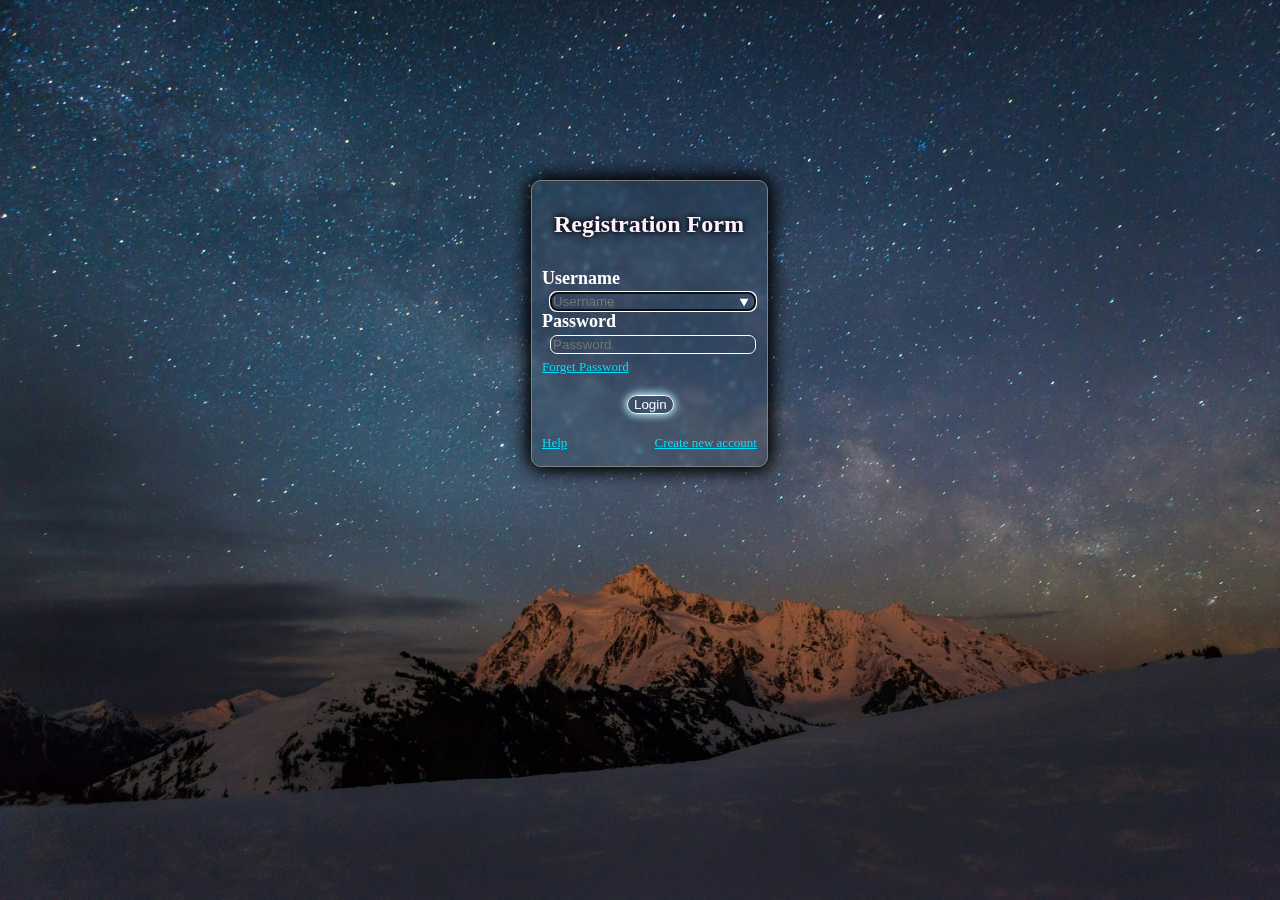
<file: 1.html,css Projects/Login Form/index.html>
<!DOCTYPE html>
<html lang="en">
<head>
    <meta charset="UTF-8">
    <meta name="viewport" content="width=device-width, initial-scale=1.0">
    <title>Peactice</title>
    <link rel="stylesheet" href="style.css">
</head>
<body>
    <div class="form">
        <span><h2>Registration Form</h2></span>
        <h5>Username</h5>
        <input type="text" name="Username" id="username" placeholder="Username" list="name" autofocus>
        <datalist id="name">
            <option value="Abrash"></option>
            <option value="Saleem"></option>
            <option value="Najam"></option>
            <option value="Shan"></option>
            <option value="NO name"></option>
        </datalist>
        <h5 class="hi">Password</h5>
        <input type="password" name="Password" id="password" placeholder="Password">
        <a href="#">Forget Password</a>
        <a href="Login.html"><button class="login">Login </button></a>
        <a id="footerC" href="https://www.youtube.com/">Create new account</a>
        <a id="footerh" href="#">Help</a>
    </div>
</body>
</html>
</file>
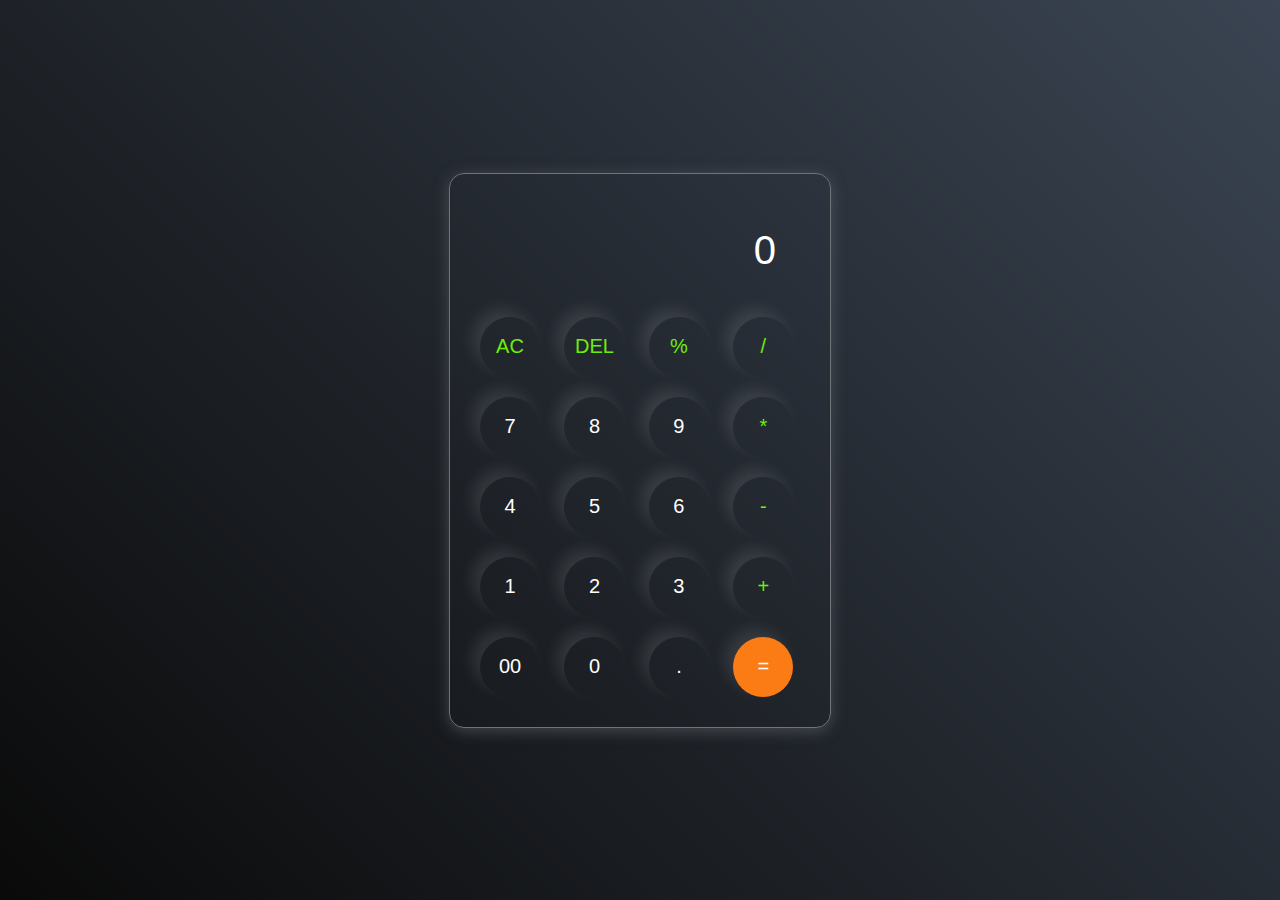
<file: 1.Html,Css & Javascript Projects/Calculator/indexx.html>
<!DOCTYPE html>
<html lang="en">
<head>
    <meta charset="UTF-8">
    <meta name="viewport" content="width=device-width, initial-scale=1.0">
    <title>Calculator</title>
    <link rel="stylesheet" href="style.css">
</head>
<body>
    <div class="calculator">
        <input type="text" placeholder="0" id="inputBox">
        <div>
            <button class="operator">AC</button>
            <button class="operator">DEL</button>
            <button class="operator">%</button>
            <button class="operator">/</button>
        </div>
        <div>
            <button>7</button>
            <button>8</button>
            <button>9</button>
            <button class="operator">*</button>
        </div>
        <div>
            <button>4</button>
            <button>5</button>
            <button>6</button>
            <button class="operator">-</button>
        </div>
        <div>
            <button>1</button>
            <button>2</button>
            <button>3</button>
            <button class="operator">+</button>
        </div>
        <div>
            <button>00</button>
            <button>0</button>
            <button>.</button>
            <button class="equalBtn">=</button>
        </div>
    </div>
    <script src="script.js"></script>
</body>
</html>
</file>
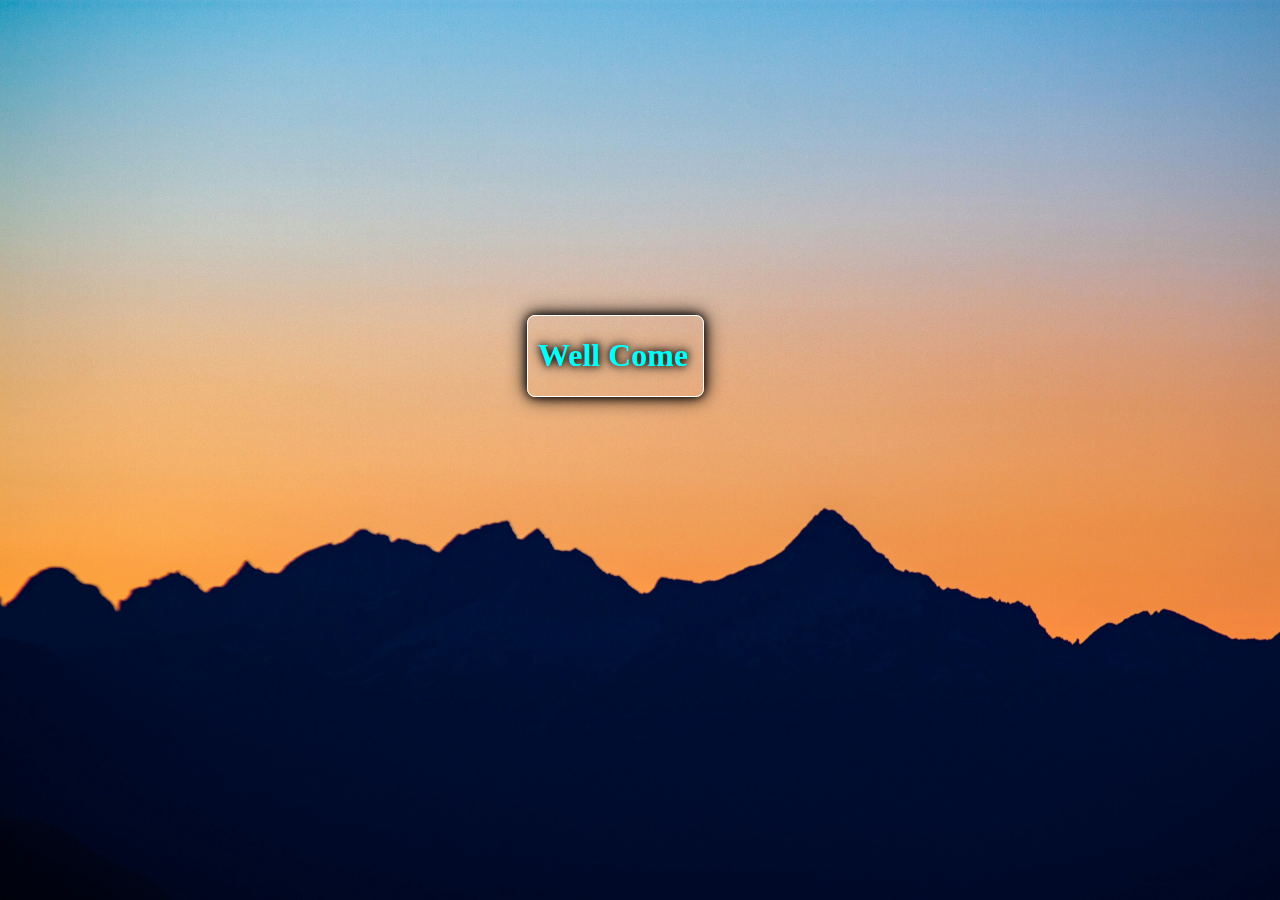
<file: 1.html,css Projects/Login Form/Login.html>
<!DOCTYPE html>
<html lang="en">
<head>
    <meta charset="UTF-8">
    <meta name="viewport" content="width=device-width, initial-scale=1.0">
    <title>Document</title>
    <link rel="stylesheet" href="login.css">
</head>
<body>
    <div class="hi">
        <h1>Well Come</h1>
    </div>
</body>
</html>
</file>
<file: 1.html,css Projects/Login Form/style.css>
body{
    background-color: black;
    color: white;
    background-image: url("caleb-ralston-6hxvm0NzYP8-unsplash.jpg");
    background-repeat: no-repeat;
    background-size: cover;
    background-attachment: fixed;
}
div.form{
    border: 1px solid white;
    width: 225px;
    height: 275px;
    position: absolute;
    right: 40%;
    top: 20%;
    border-radius: 10px;
    padding-top: 10px;
    padding-left: 10px;
    backdrop-filter: blur(2px);
    border: 1px solid gray;
    box-shadow: 0 0 20px black,0 0 20px black;
}
h2{
    margin-left: 12px;
    color: #fff0ff;
    text-shadow: 0 0 5px black,0 0 10px black;
}
h5{
    text-align: start;
    font-size: large;
    margin-bottom: 3px;
}
input{
    width: 200px;
    margin: 0 12px 0 8px;
    margin-top: 0px;
    border-radius: 7px;
    background-color: transparent;
    color: white;
    border: 1.5px solid white;
}
input:hover{
    box-shadow: 0 0 7px black,0 0 15px black;
}
h5.hi{
    margin-top: 0cap;
}
a{
    font-size: small;
    display: block;
    color: rgb(0, 221, 255);
    margin-bottom: 5px;
    margin-top: 5px;
}
button{
    border: 1px solid white;
    border-radius: 10px;
    background-color: transparent;
    color: aliceblue;
    margin-left: 85px;
    margin-top: 15px;
    box-shadow: 0 0 10px powderblue,0 0 10px powderblue;
}
button:hover{
    box-shadow: 0 0 7px black,0 0 15px black;
    text-shadow: 0 0 7px black,0 0 15px black;
}
a#footerC{
    position: absolute;
    bottom: 10px;
    right: 10px;
}
a#footerh{
    position: absolute;
    bottom: 10px;
}
@media (max-width : 320px){
    body{
        background-color: black;
        color: white;
        background-image: url("premium_photo-1679526019856-72bd880632e0.avif");
        background-repeat: no-repeat;
        background-size: cover;
        background-attachment: fixed;
    }   
    div.form{
        border: 1px solid white;
        width: 250px;
        height: 275px;
        position: absolute;
        right: 30px;
        top: 24%;
        border-radius: 10px;
        padding-top: 10px;
        padding-left: 10px;
        backdrop-filter: blur(2px);
        border: 1px solid gray;
        box-shadow: 0 0 20px black,0 0 20px black;
    }
}
@media (min-width : 321px) and (max-width : 376px) {
    body{
        background-color: black;
        color: white;
        background-image: url("premium_photo-1679526019856-72bd880632e0.avif");
        background-repeat: no-repeat;
        background-size: cover;
        background-attachment: fixed;
    }   
    div.form{
        border: 1px solid white;
        width: 250px;
        height: 275px;
        position: absolute;
        left: 15%;
        top: 24%;
        border-radius: 10px;
        padding-top: 10px;
        padding-left: 10px;
        backdrop-filter: blur(2px);
        border: 1px solid gray;
        box-shadow: 0 0 20px black,0 0 20px black;
    }
}
@media (min-width : 376px) and (max-width : 426px) {
    body{
        background-color: black;
        color: white;
        background-image: url("premium_photo-1679526019856-72bd880632e0.avif");
        background-repeat: no-repeat;
        background-size: cover;
        background-attachment: fixed;
    }   
    div.form{
        border: 1px solid white;
        width: 250px;
        height: 275px;
        position: absolute;
        left: 20%;
        top: 24%;
        border-radius: 10px;
        padding-top: 10px;
        padding-left: 10px;
        backdrop-filter: blur(2px);
        border: 1px solid gray;
        box-shadow: 0 0 20px black,0 0 20px black;
    }
}
@media (min-width : 426px) and (max-width : 769px) {
    body{
        background-color: black;
        color: white;
        background-image: url("caleb-ralston-6hxvm0NzYP8-unsplash.jpg");
        background-repeat: no-repeat;
        background-size: cover;
        background-attachment: fixed;
    }   
    div.form{
        border: 1px solid white;
        width: 250px;
        height: 275px;
        position: absolute;
        left: 32%;
        top: 24%;
        border-radius: 10px;
        padding-top: 10px;
        padding-left: 10px;
        backdrop-filter: blur(2px);
        border: 1px solid gray;
        box-shadow: 0 0 20px black,0 0 20px black;
    }
}
</file>
<file: 1.Html,Css & Javascript Projects/Calculator/style.css>
*{
    margin: 0%;
    padding: 0%;
    box-sizing: border-box;
    font-family: 'Poppons', sans-serif;
}
body{
    width: 100%;
    height: 100vh;
    display: flex;
    justify-content: center;
    align-items: center;
    background:linear-gradient(45deg, #0a0a0a, #3a4452)
}
.calculator{
    border: 1px solid #717377;
    padding: 20px;
    border-radius: 15px;
    background-color: transparent;
    box-shadow: 0px 3px 15px rgba(113,115,119,0.5);
}
input{
    width: 320px;
    border: none;
    padding: 24px;
    margin: 10px;
    background: transparent;
    box-shadow: 0 3px 15px rgbs(84,84,84,0.1);
    font-size: 40px;
    text-align: right;
    cursor: pointer;
    color: #fff;
}
input::placeholder{
    color: #fff;
}
button{
    border: none;
    width: 60px;
    height: 60px;
    margin: 10px;
    border-radius: 50%;
    background: transparent;
    color: #fff;
    font-size: 20px;
    box-shadow: -8px -8px 15px rgba(255,255,255,0.1);
    cursor: pointer;
}
.equalBtn{
    background-color: #fb7c14;
}
.operator{
   color: #6dee0a; 
}
</file>
<file: 1.html,css Projects/Login Form/login.css>
body{
    background-image: url("matthieu-rochette-6qVFi8PVygE-unsplash.jpg");
    background-repeat: no-repeat;
    background-size: cover;
    background-attachment: fixed;
}
div.hi{
    border: 1.7px solid white;
    width: 155px;
    height: 70px;
    color: rgb(0, 255, 251);
    border-radius: 8px;
    position: absolute;
    right: 45%;
    top: 35%;
    padding: 10px;
    padding-top: 0%;
    box-shadow: 0 0 10px black,0 0 20px black;
}
h1{
    text-shadow: 0 0 7px black,0 0 14px black;
}
@media (max-width : 320px){
    body{
        background-image: url("matthieu-rochette-6qVFi8PVygE-unsplash.jpg");
        background-repeat: no-repeat;
        background-size: cover;
        background-attachment: fixed;
    }
    div.hi{
        border: 1.7px solid white;
        width: 155px;
        height: 70px;
        color: rgb(0, 255, 251);
        border-radius: 8px;
        position: absolute;
        right: 22%;
        top: 35%;
        padding: 10px;
        padding-top: 0%;
        box-shadow: 0 0 10px black,0 0 20px black;
    }
    h1{
        text-shadow: 0 0 7px black,0 0 14px black;
    }
}
@media (min-width : 321px) and (max-width : 376px){
    body{
        background-image: url("matthieu-rochette-6qVFi8PVygE-unsplash.jpg");
        background-repeat: no-repeat;
        background-size: cover;
        background-attachment: fixed;
    }
    div.hi{
        border: 1.7px solid white;
        width: 155px;
        height: 70px;
        color: rgb(0, 255, 251);
        border-radius: 8px;
        position: absolute;
        right: 27%;
        top: 35%;
        padding: 10px;
        padding-top: 0%;
        box-shadow: 0 0 10px black,0 0 20px black;
    }
    h1{
        text-shadow: 0 0 7px black,0 0 14px black;
    }
}
@media (min-width : 376px) and (max-width : 426px){
    body{
        background-image: url("matthieu-rochette-6qVFi8PVygE-unsplash.jpg");
        background-repeat: no-repeat;
        background-size: cover;
        background-attachment: fixed;
    }
    div.hi{
        border: 1.7px solid white;
        width: 155px;
        height: 70px;
        color: rgb(0, 255, 251);
        border-radius: 8px;
        position: absolute;
        right: 30%;
        top: 35%;
        padding: 10px;
        padding-top: 0%;
        box-shadow: 0 0 10px black,0 0 20px black;
    }
    h1{
        text-shadow: 0 0 7px black,0 0 14px black;
    }
}
@media (min-width : 426px) and (max-width : 769px){
    body{
        background-image: url("matthieu-rochette-6qVFi8PVygE-unsplash.jpg");
        background-repeat: no-repeat;
        background-size: cover;
        background-attachment: fixed;
    }
    div.hi{
        border: 1.7px solid white;
        width: 155px;
        height: 70px;
        color: rgb(0, 255, 251);
        border-radius: 8px;
        position: absolute;
        right: 40%;
        top: 35%;
        padding: 10px;
        padding-top: 0%;
        box-shadow: 0 0 10px black,0 0 20px black;
    }
    h1{
        text-shadow: 0 0 7px black,0 0 14px black;
    }
}
</file>
